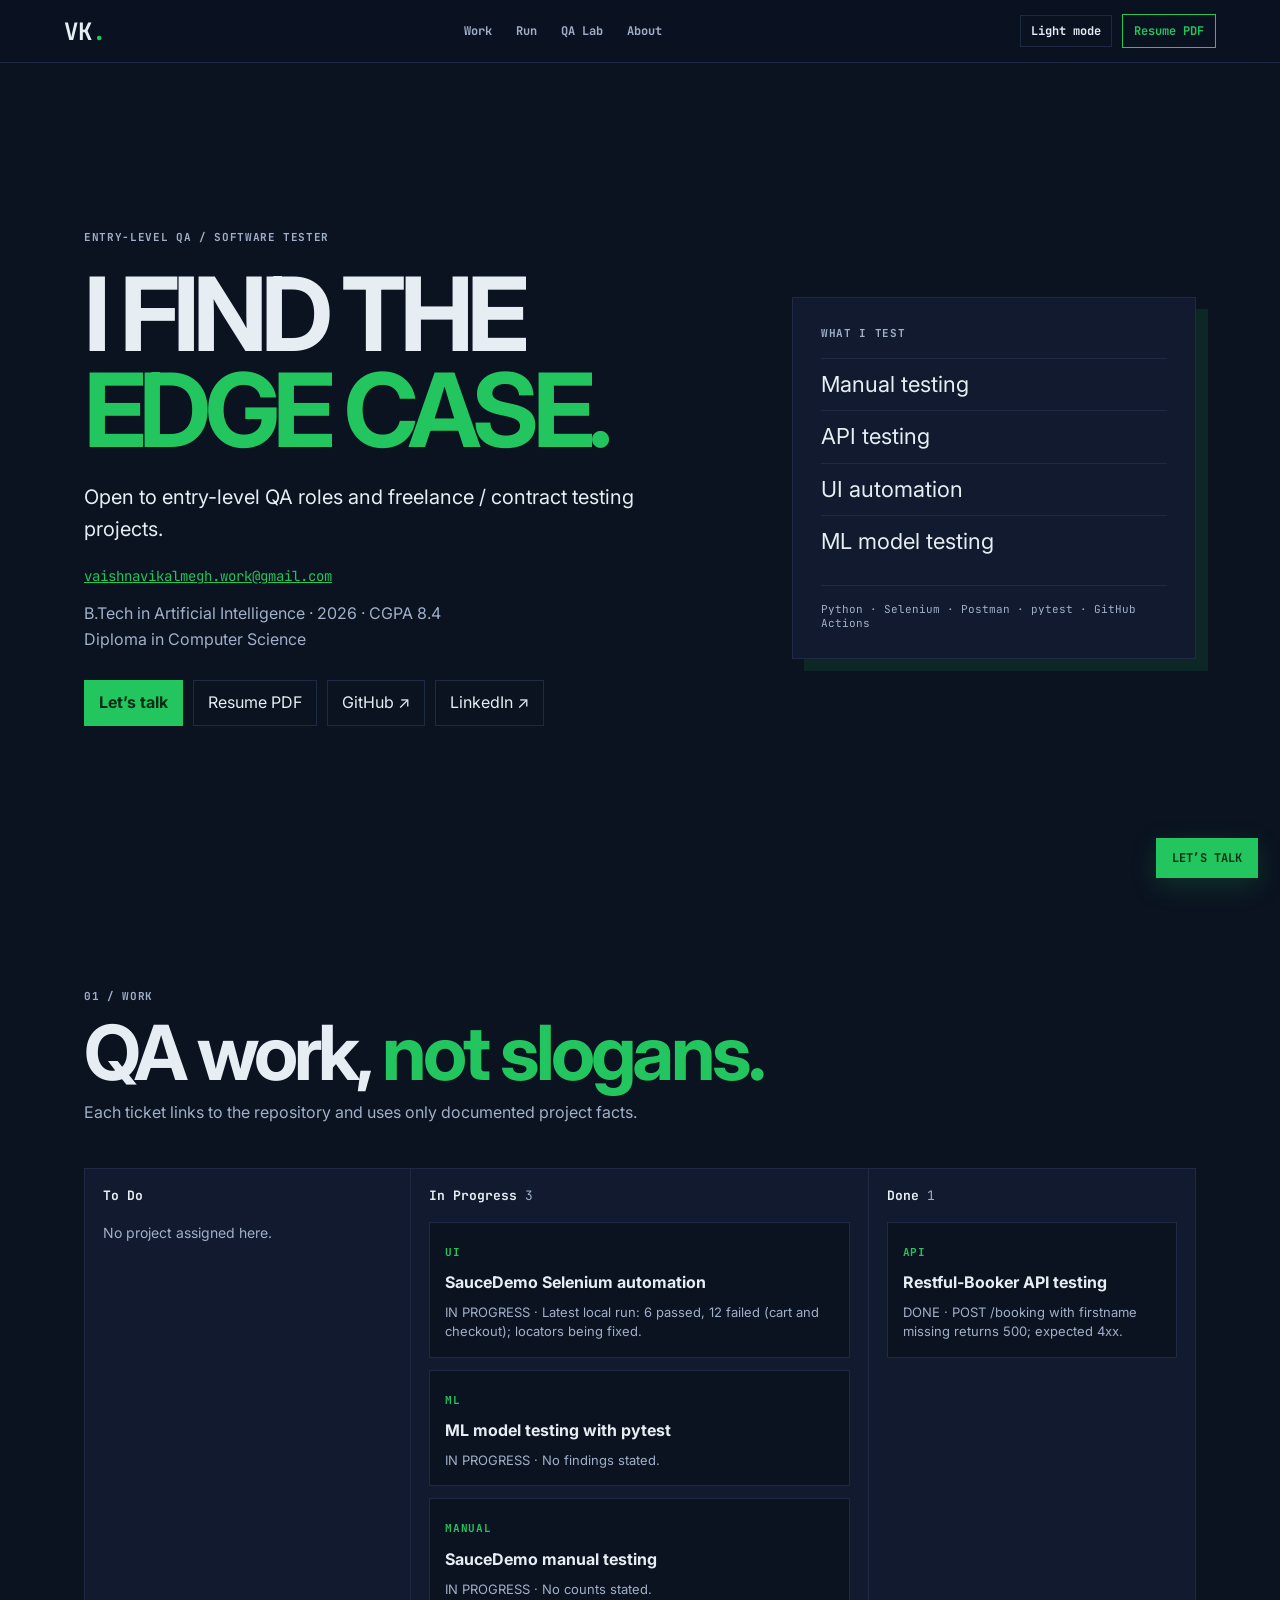
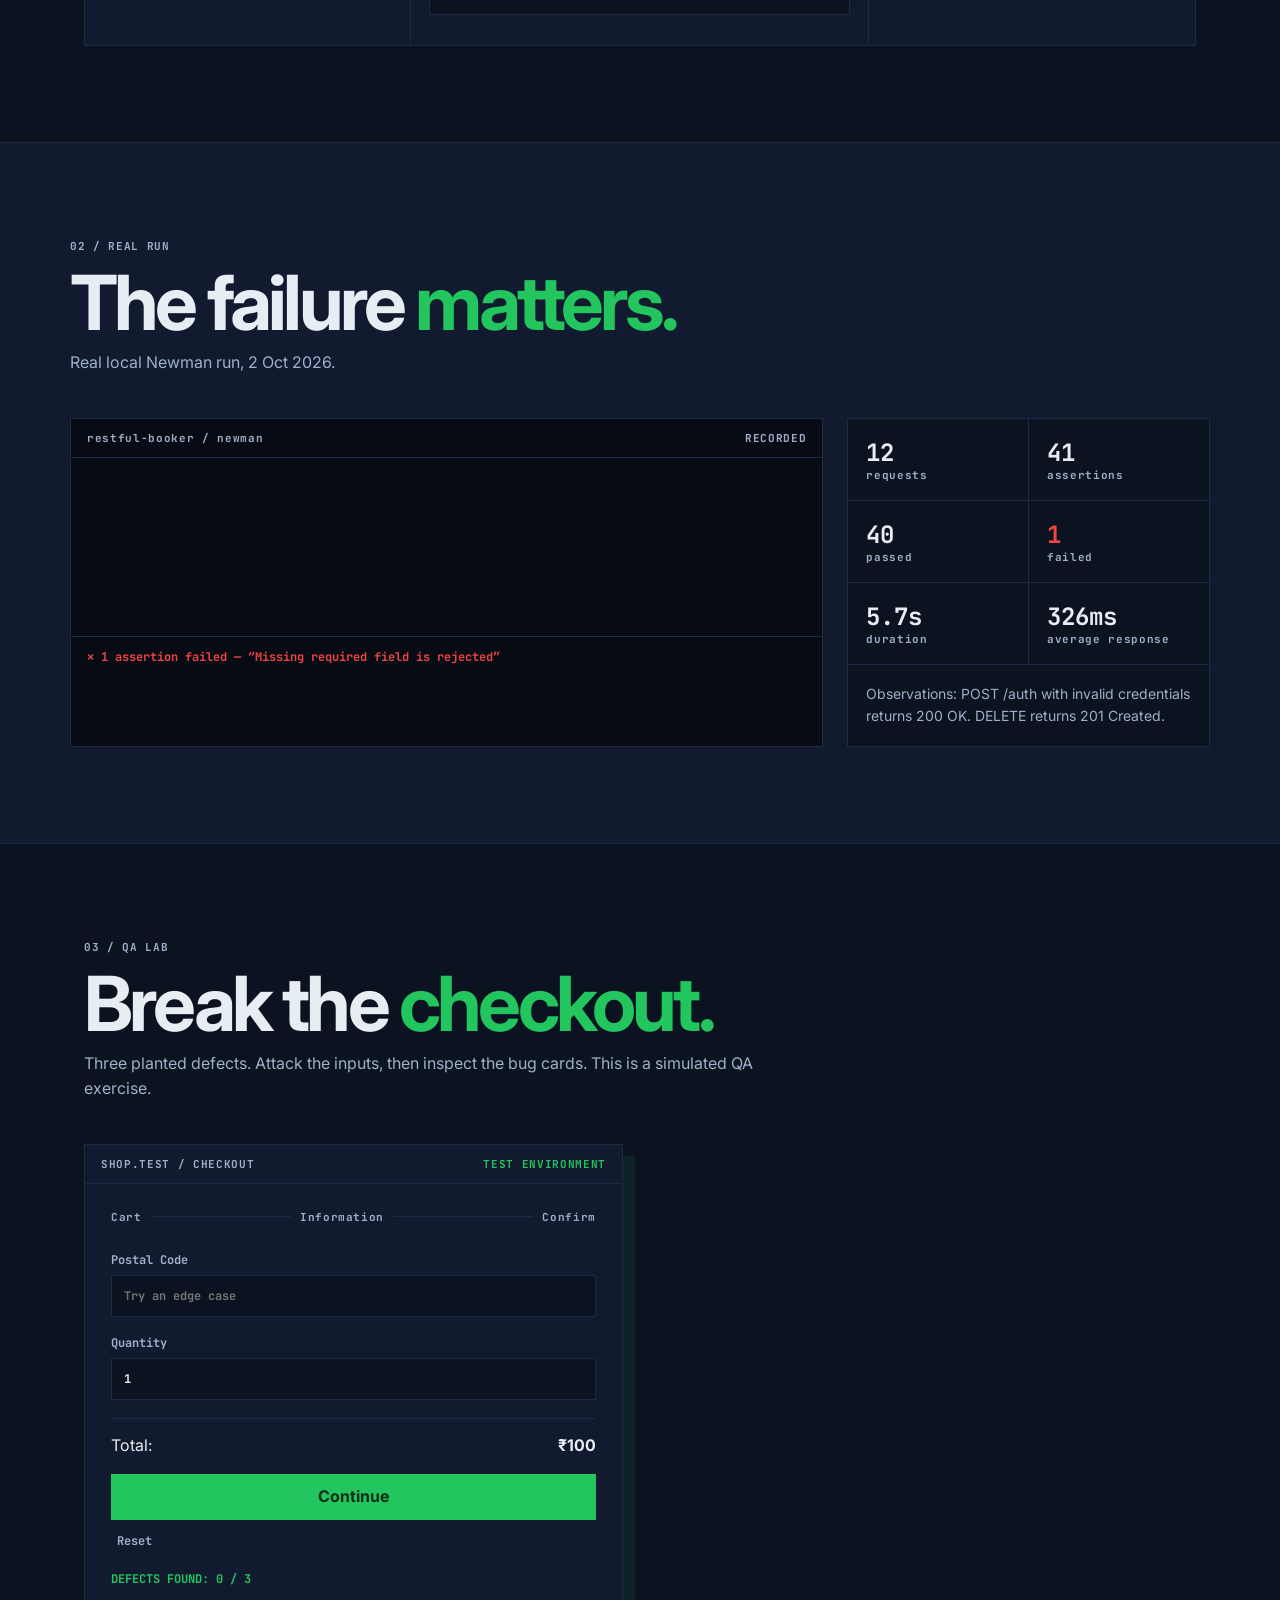
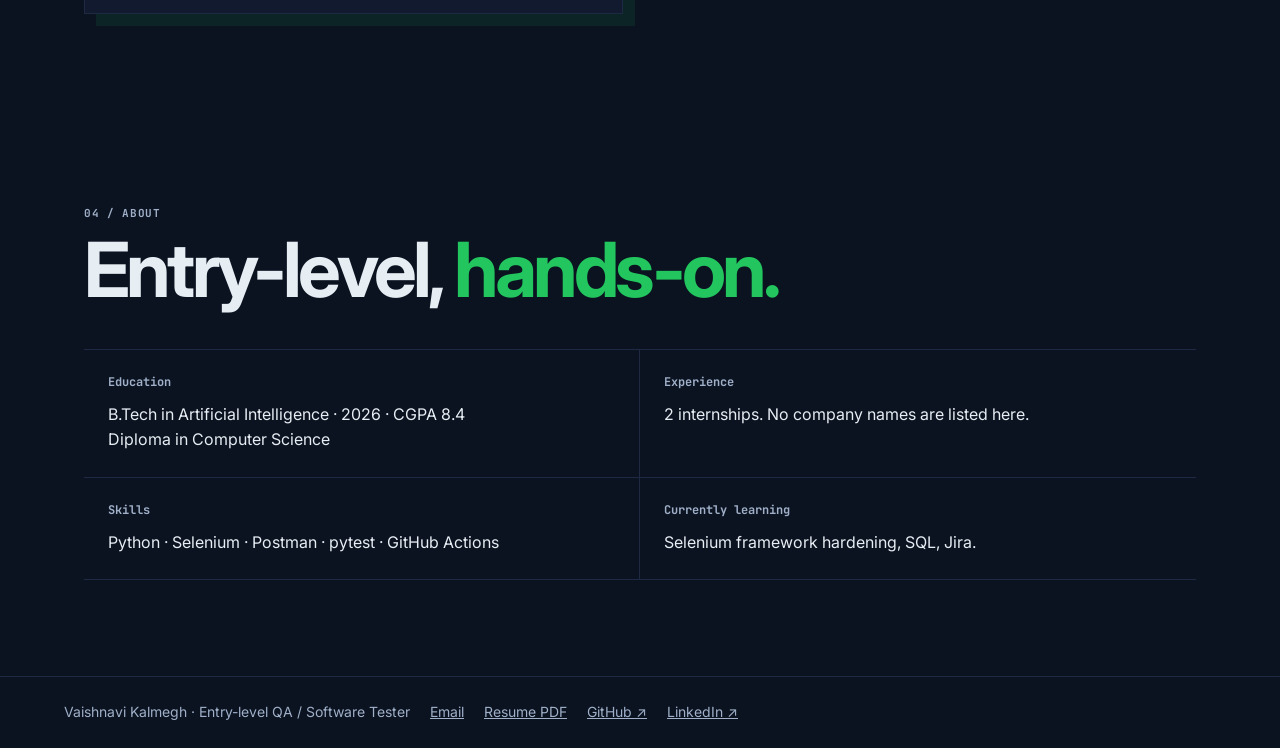
<file: index.html>
<!doctype html>
<html lang="en">
<head>
<meta charset="utf-8">
<meta name="viewport" content="width=device-width,initial-scale=1">
<meta name="description" content="Vaishnavi Kalmegh — Entry-level QA / Software Tester. Manual, API, UI and ML testing.">
<meta property="og:title" content="Vaishnavi Kalmegh — Entry-level QA / Software Tester">
<meta property="og:description" content="QA portfolio focused on edge cases, API findings, UI automation and hands-on testing.">
<meta property="og:type" content="website">
<meta property="og:url" content="https://vaishnavi-kalmegh.github.io/portfolio/">
<meta name="twitter:card" content="summary_large_image">
<meta name="twitter:title" content="Vaishnavi Kalmegh — Entry-level QA / Software Tester">
<meta name="twitter:description" content="QA portfolio focused on edge cases, API findings, UI automation and hands-on testing.">
<title>Vaishnavi Kalmegh — Entry-level QA / Software Tester</title>
<link rel="preconnect" href="https://fonts.googleapis.com">
<link rel="preconnect" href="https://fonts.gstatic.com" crossorigin>
<link href="https://fonts.googleapis.com/css2?family=Inter:wght@400;500;700&family=JetBrains+Mono:wght@400;700&display=swap" rel="stylesheet">
<link rel="stylesheet" href="styles.css">
</head>
<body>
<a class="skip-link" href="#main">Skip to content</a>
<header class="site-header">
  <a class="brand" href="#" aria-label="Vaishnavi Kalmegh home">VK<span>.</span></a>
  <nav aria-label="Primary">
    <a href="#work">Work</a><a href="#runs">Run</a><a href="#lab">QA Lab</a><a href="#about">About</a>
  </nav>
  <div class="header-actions">
    <button class="theme-toggle" id="themeToggle" type="button" aria-pressed="false">Light mode</button>
    <a class="resume" href="resume.pdf" download>Resume PDF</a>
  </div>
</header>

<main id="main">
<section class="hero section reveal">
  <div class="hero-copy">
    <p class="role">ENTRY-LEVEL QA / SOFTWARE TESTER</p>
    <h1 aria-label="I find the edge case">I FIND THE <span class="glitch-name">EDGE CASE.</span></h1>
    <p class="availability">Open to entry-level QA roles and freelance / contract testing projects.</p>
    <p class="hero-contact"><a href="mailto:vaishnavikalmegh.work@gmail.com">vaishnavikalmegh.work@gmail.com</a></p>
    <p class="education">B.Tech in Artificial Intelligence · 2026 · CGPA 8.4<br>Diploma in Computer Science</p>
    <div class="cta-row">
      <a class="button primary" href="mailto:vaishnavikalmegh.work@gmail.com">Let’s talk</a>
      <a class="button" href="resume.pdf" download>Resume PDF</a>
      <a class="button" href="https://github.com/vaishnavi-kalmegh" target="_blank" rel="noopener noreferrer">GitHub ↗</a>
      <a class="button" href="https://www.linkedin.com/in/vaishnavi-kalmegh" target="_blank" rel="noopener noreferrer">LinkedIn ↗</a>
    </div>
  </div>
  <aside class="hero-card" aria-label="QA focus">
    <div class="card-label">WHAT I TEST</div>
    <ul><li>Manual testing</li><li>API testing</li><li>UI automation</li><li>ML model testing</li></ul>
    <div class="card-foot">Python · Selenium · Postman · pytest · GitHub Actions</div>
  </aside>
</section>

<section id="work" class="section reveal">
  <div class="section-title"><p class="label">01 / WORK</p><h2>QA work, <span>not slogans.</span></h2><p>Each ticket links to the repository and uses only documented project facts.</p></div>
  <div class="board" aria-label="Jira-style project board">
    <div class="board-column"><h3>To Do</h3><p class="empty">No project assigned here.</p></div>
    <div class="board-column"><h3>In Progress <span>3</span></h3>
      <a class="ticket" href="https://github.com/vaishnavi-kalmegh/saucedemo-selenium-automation" target="_blank" rel="noopener noreferrer"><span class="ticket-type">UI</span><strong>SauceDemo Selenium automation</strong><small>IN PROGRESS · Latest local run: 6 passed, 12 failed (cart and checkout); locators being fixed.</small></a>
      <a class="ticket" href="https://github.com/vaishnavi-kalmegh/ml-model-testing-pytest" target="_blank" rel="noopener noreferrer"><span class="ticket-type">ML</span><strong>ML model testing with pytest</strong><small>IN PROGRESS · No findings stated.</small></a>
      <a class="ticket" href="https://github.com/vaishnavi-kalmegh/saucedemo-manual-testing" target="_blank" rel="noopener noreferrer"><span class="ticket-type">MANUAL</span><strong>SauceDemo manual testing</strong><small>IN PROGRESS · No counts stated.</small></a>
    </div>
    <div class="board-column"><h3>Done <span>1</span></h3>
      <a class="ticket done" href="https://github.com/vaishnavi-kalmegh/restful-booker-api-testing" target="_blank" rel="noopener noreferrer"><span class="ticket-type">API</span><strong>Restful-Booker API testing</strong><small>DONE · POST /booking with firstname missing returns 500; expected 4xx.</small></a>
    </div>
  </div>
</section>

<section id="runs" class="section dark reveal">
  <div class="section-title"><p class="label">02 / REAL RUN</p><h2>The failure <span>matters.</span></h2><p>Real local Newman run, 2 Oct 2026.</p></div>
  <div class="run-grid">
    <div class="terminal" aria-label="Recorded Newman run">
      <div class="terminal-head"><span>restful-booker / newman</span><span>RECORDED</span></div>
      <div class="terminal-body" id="terminal" aria-live="polite"></div>
      <button class="failure-line" id="failureToggle" type="button" aria-expanded="false" aria-controls="apiBug">✕ 1 assertion failed — “Missing required field is rejected”</button>
      <div class="api-bug" id="apiBug" hidden>
        <p class="bug-label">BUG REPORT · SEVERITY MEDIUM</p><h3>Missing firstname returns 500</h3>
        <dl><dt>Steps</dt><dd>Send POST /booking without firstname.</dd><dt>Expected</dt><dd>4xx</dd><dt>Actual</dt><dd>500</dd></dl>
      </div>
    </div>
    <aside class="run-summary"><div><strong>12</strong><span>requests</span></div><div><strong>41</strong><span>assertions</span></div><div><strong>40</strong><span>passed</span></div><div class="danger"><strong>1</strong><span>failed</span></div><div><strong>5.7s</strong><span>duration</span></div><div><strong>326ms</strong><span>average response</span></div><p>Observations: POST /auth with invalid credentials returns 200 OK. DELETE returns 201 Created.</p></aside>
  </div>
</section>

<section id="lab" class="section lab reveal">
  <div class="section-title"><p class="label">03 / QA LAB</p><h2>Break the <span>checkout.</span></h2><p>Three planted defects. Attack the inputs, then inspect the bug cards. This is a simulated QA exercise.</p></div>
  <div class="lab-grid">
    <div class="checkout">
      <div class="fake-bar">SHOP.TEST / CHECKOUT <span>TEST ENVIRONMENT</span></div>
      <div class="checkout-body">
        <div class="steps">Cart <i></i> <b>Information</b> <i></i> Confirm</div>
        <label>Postal Code<input id="postal" inputmode="text" autocomplete="off" placeholder="Try an edge case"></label>
        <label>Quantity<input id="quantity" type="number" inputmode="numeric" value="1"></label>
        <p class="total">Total: <strong id="total">₹100</strong></p>
        <button class="button primary full" id="checkoutButton" type="button">Continue</button>
        <button class="reset" id="resetLab" type="button">Reset</button>
        <p class="lab-status" id="labStatus" role="status" aria-live="polite">DEFECTS FOUND: 0 / 3</p>
      </div>
    </div>
    <div class="lab-side">
      <p class="hint" id="hint" hidden>Hint: try an empty Postal Code, letters or symbols, then 0 or a negative Quantity.</p>
      <div class="bug-list" id="bugList"></div>
      <p class="hire" id="hire" hidden>You test like a QA. <a href="mailto:vaishnavikalmegh.work@gmail.com">Let’s talk.</a></p>
    </div>
  </div>
</section>

<section id="about" class="section reveal">
  <div class="section-title"><p class="label">04 / ABOUT</p><h2>Entry-level, <span>hands-on.</span></h2></div>
  <div class="about-grid">
    <div><h3>Education</h3><p>B.Tech in Artificial Intelligence · 2026 · CGPA 8.4<br>Diploma in Computer Science</p></div>
    <div><h3>Experience</h3><p>2 internships. No company names are listed here.</p></div>
    <div><h3>Skills</h3><p>Python · Selenium · Postman · pytest · GitHub Actions</p></div>
    <div><h3>Currently learning</h3><p>Selenium framework hardening, SQL, Jira.</p></div>
  </div>
</section>
</main>

<a class="talk" href="mailto:vaishnavikalmegh.work@gmail.com">LET’S TALK</a>
<footer><span>Vaishnavi Kalmegh · Entry-level QA / Software Tester</span><a href="mailto:vaishnavikalmegh.work@gmail.com">Email</a><a href="resume.pdf" download>Resume PDF</a><a href="https://github.com/vaishnavi-kalmegh" target="_blank" rel="noopener noreferrer">GitHub ↗</a><a href="https://www.linkedin.com/in/vaishnavi-kalmegh" target="_blank" rel="noopener noreferrer">LinkedIn ↗</a></footer>
<script src="script.js"></script>
</body>
</html>
</file>
<file: styles.css>
:root{--bg:#0B1220;--surface:#111A2E;--border:#1E2A44;--text:#E6EDF3;--muted:#9FB0C8;--accent:#22C55E;--danger:#EF4444;color-scheme:dark}*{box-sizing:border-box}html{scroll-behavior:smooth}body{margin:0;background:var(--bg);color:var(--text);font-family:Inter,system-ui,sans-serif;font-size:16px;line-height:1.6}a{color:inherit}button,input{font:inherit}.skip-link{position:absolute;left:-999px;top:8px;background:var(--accent);color:#052e16;padding:8px 12px;z-index:100}.skip-link:focus{left:8px}.site-header{position:sticky;top:0;z-index:50;display:flex;align-items:center;justify-content:space-between;gap:24px;padding:14px 5vw;background:rgba(11,18,32,.94);border-bottom:1px solid var(--border);backdrop-filter:blur(12px)}.brand{font:700 24px "JetBrains Mono";text-decoration:none}.brand span{color:var(--accent)}nav{display:flex;gap:24px}nav a,.header-actions a,.theme-toggle{font:700 12px "JetBrains Mono";text-decoration:none;color:var(--muted)}nav a:hover,.header-actions a:hover{color:var(--accent)}.header-actions{display:flex;gap:10px;align-items:center}.theme-toggle{border:1px solid var(--border);background:transparent;padding:7px 10px;color:var(--text);cursor:pointer}.resume{border:1px solid var(--accent);padding:8px 11px;color:var(--accent)!important}.section{max-width:1240px;margin:auto;padding:96px 5vw}.hero{min-height:calc(100vh - 70px);display:grid;grid-template-columns:1.2fr .8fr;align-items:center;gap:8vw}.role,.label,.card-label,.ticket-type,.bug-label,.terminal-head,.fake-bar,.steps,.run-summary span{font:700 11px "JetBrains Mono";letter-spacing:.06em;color:var(--muted)}h1,h2,h3,p{margin-top:0}.hero h1{font-size:clamp(54px,8vw,108px);line-height:.94;letter-spacing:-.065em;margin:22px 0}.hero h1 span{color:var(--accent)}.glitch-name{display:inline-block}.glitch-name:hover{animation:glitch .28s steps(2,end) infinite}.availability{font-size:20px;max-width:700px}.hero-contact{font-family:"JetBrains Mono";font-size:14px}.hero-contact a{color:var(--accent)}.education{color:var(--muted)}.cta-row{display:flex;flex-wrap:wrap;gap:10px;margin-top:28px}.button{display:inline-flex;align-items:center;justify-content:center;min-height:44px;padding:9px 14px;border:1px solid var(--border);background:transparent;color:var(--text);text-decoration:none;cursor:pointer}.button:hover,.button:focus-visible,.reset:hover{border-color:var(--accent);color:var(--accent)}.button.primary{background:var(--accent);color:#052e16;border-color:var(--accent);font-weight:700}.button.primary:hover,.button.primary:focus-visible{color:#052e16;filter:brightness(1.08)}.hero-card{background:var(--surface);border:1px solid var(--border);padding:28px;box-shadow:12px 12px rgba(34,197,94,.12)}.hero-card ul{list-style:none;padding:0;margin:18px 0}.hero-card li{font-size:22px;border-top:1px solid var(--border);padding:8px 0}.card-foot{font:11px "JetBrains Mono";color:var(--muted);border-top:1px solid var(--border);padding-top:16px}.section-title{margin-bottom:42px;max-width:820px}.section-title h2{font-size:clamp(42px,6vw,76px);line-height:1;letter-spacing:-.05em;margin:10px 0}.section-title h2 span{color:var(--accent)}.section-title>p:last-child{color:var(--muted);max-width:680px}.board{display:grid;grid-template-columns:1fr 1.4fr 1fr;border:1px solid var(--border);background:var(--surface)}.board-column{min-height:300px;padding:18px;border-right:1px solid var(--border)}.board-column:last-child{border-right:0}.board-column h3{font:700 13px "JetBrains Mono";margin-bottom:18px}.board-column h3 span{color:var(--muted);font-weight:400}.empty{color:var(--muted);font-size:14px}.ticket{display:block;text-decoration:none;border:1px solid var(--border);background:var(--bg);padding:15px;margin-bottom:12px}.ticket:hover,.ticket:focus-visible{border-color:var(--accent);outline:none}.ticket-type{color:var(--accent)}.ticket strong,.ticket small{display:block}.ticket strong{margin:7px 0}.ticket small{color:var(--muted);font-size:13px;line-height:1.5}.dark{max-width:none;background:var(--surface);border-top:1px solid var(--border);border-bottom:1px solid var(--border)}.dark>.section-title,.run-grid{max-width:1140px;margin-left:auto;margin-right:auto}.run-grid{display:grid;grid-template-columns:1.35fr .65fr;gap:24px}.terminal{background:#070b13;border:1px solid var(--border);font-family:"JetBrains Mono";overflow:hidden}.terminal-head{display:flex;justify-content:space-between;padding:12px 16px;border-bottom:1px solid var(--border)}.terminal-body{min-height:178px;padding:18px 16px;color:var(--text);font-size:13px;line-height:1.8}.term-line{opacity:0}.term-line.visible{opacity:1}.term-pass{color:var(--accent)}.failure-line{display:block;width:100%;border:0;border-top:1px solid var(--border);background:transparent;color:var(--danger);text-align:left;padding:12px 16px;cursor:pointer;font:700 12px "JetBrains Mono"}.failure-line:focus-visible{outline:2px solid var(--accent);outline-offset:-2px}.api-bug{padding:18px;border-top:1px solid var(--border);background:#170f16}.api-bug[hidden]{display:none}.api-bug h3{font-size:22px}.api-bug dl{display:grid;grid-template-columns:90px 1fr;gap:6px;margin:0}.api-bug dt{font:700 11px "JetBrains Mono";color:var(--muted)}.api-bug dd{margin:0}.run-summary{display:grid;grid-template-columns:1fr 1fr;gap:1px;background:var(--border);border:1px solid var(--border);align-content:start}.run-summary div{background:var(--bg);padding:18px}.run-summary strong{display:block;font:700 24px "JetBrains Mono"}.run-summary .danger strong{color:var(--danger)}.run-summary span{display:block}.run-summary p{grid-column:1/-1;background:var(--bg);margin:0;padding:18px;color:var(--muted);font-size:14px}.lab-grid{display:grid;grid-template-columns:1fr 1fr;gap:34px}.checkout{border:1px solid var(--border);background:var(--surface);box-shadow:12px 12px rgba(34,197,94,.1)}.fake-bar{padding:12px 16px;border-bottom:1px solid var(--border);display:flex;justify-content:space-between}.fake-bar span{color:var(--accent)}.checkout-body{padding:26px}.steps{display:flex;gap:9px;align-items:center;margin-bottom:28px}.steps i{height:1px;background:var(--border);flex:1}.checkout label{display:block;font:700 12px "JetBrains Mono";color:var(--muted);margin-bottom:18px}.checkout input{display:block;width:100%;margin-top:7px;background:var(--bg);color:var(--text);border:1px solid var(--border);padding:12px}.checkout input:focus{outline:2px solid var(--accent);outline-offset:1px}.total{display:flex;justify-content:space-between;border-top:1px solid var(--border);padding-top:14px}.full{width:100%}.reset{background:transparent;border:0;color:var(--muted);font:700 12px "JetBrains Mono";cursor:pointer;margin-top:12px}.lab-status{font:700 12px "JetBrains Mono";color:var(--accent);margin:18px 0 0}.hint{background:#172338;border-left:3px solid var(--accent);padding:14px;color:var(--text);margin-top:0}.bug-list{display:grid;gap:12px}.bug-card{border:1px solid var(--border);padding:17px;background:var(--surface)}.bug-card .bug-label{color:var(--danger)}.bug-card h3{font-size:20px;margin:7px 0 12px}.bug-card dl{display:grid;grid-template-columns:105px 1fr;gap:5px;margin:0;font-size:14px}.bug-card dt{font:700 10px "JetBrains Mono";color:var(--muted)}.bug-card dd{margin:0}.hire{margin-top:18px;font-size:20px}.hire a{color:var(--accent);font-weight:700}.about-grid{display:grid;grid-template-columns:1fr 1fr;border-top:1px solid var(--border)}.about-grid>div{padding:24px;border-bottom:1px solid var(--border)}.about-grid>div:nth-child(odd){border-right:1px solid var(--border)}.about-grid h3{font:700 12px "JetBrains Mono";color:var(--muted)}.about-grid p{margin:0}.talk{position:fixed;right:22px;bottom:22px;z-index:40;background:var(--accent);color:#052e16;text-decoration:none;padding:12px 16px;font:700 12px "JetBrains Mono";box-shadow:0 8px 28px rgba(34,197,94,.18)}footer{border-top:1px solid var(--border);padding:24px 5vw;display:flex;flex-wrap:wrap;gap:20px;color:var(--muted);font-size:14px}footer a:hover{color:var(--accent)}:focus-visible{outline:2px solid var(--accent);outline-offset:3px}.reveal{animation:reveal .55s ease both}@keyframes reveal{from{opacity:0;transform:translateY(14px)}to{opacity:1;transform:none}}@keyframes glitch{0%,100%{transform:none}30%{transform:translate(2px,-1px)}60%{transform:translate(-2px,1px)}}body.light{--bg:#F8FAFC;--surface:#fff;--border:#CBD5E1;--text:#0F172A;--muted:#475569;--accent:#15803D;--danger:#B91C1C;color-scheme:light}.light .site-header{background:rgba(248,250,252,.94)}@media(max-width:900px){.hero,.lab-grid,.run-grid{grid-template-columns:1fr}.board{grid-template-columns:1fr}.board-column{border-right:0;border-bottom:1px solid var(--border);min-height:auto}.board-column:last-child{border-bottom:0}.hero{min-height:auto;padding-top:76px}.header-actions .theme-toggle{display:none}}@media(max-width:640px){body{font-size:16px}.site-header{padding:12px 4vw}.site-header nav{display:none}.section{padding:70px 4vw}.hero h1{font-size:16vw}.hero-card{box-shadow:6px 6px rgba(34,197,94,.12)}.cta-row .button{flex:1 1 44%}.run-summary{grid-template-columns:1fr 1fr}.about-grid{grid-template-columns:1fr}.about-grid>div:nth-child(odd){border-right:0}.talk{right:12px;bottom:12px}.terminal-body{min-height:210px}.fake-bar{font-size:9px}.bug-card dl{grid-template-columns:90px 1fr}}@media(prefers-reduced-motion:reduce){html{scroll-behavior:auto}*,*::before,*::after{animation:none!important;transition:none!important}.reveal{opacity:1;transform:none}}
</file>
